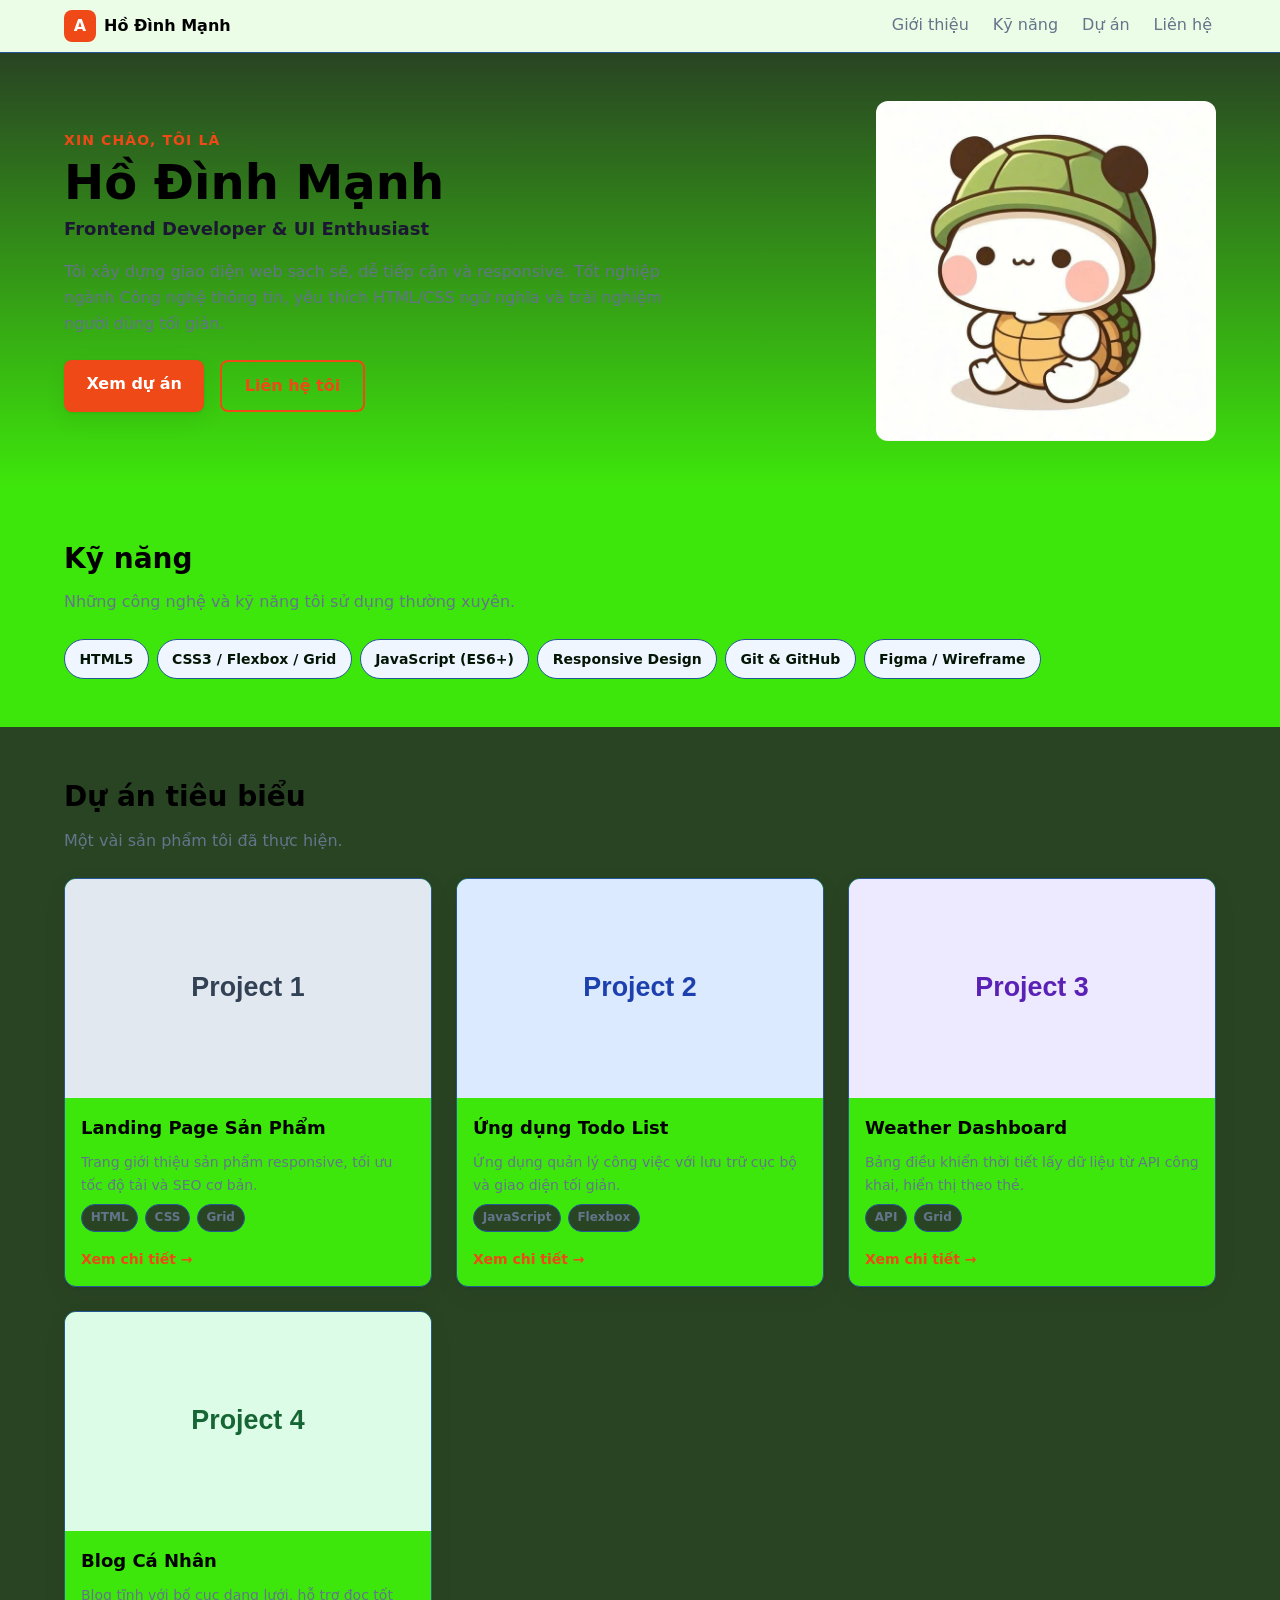
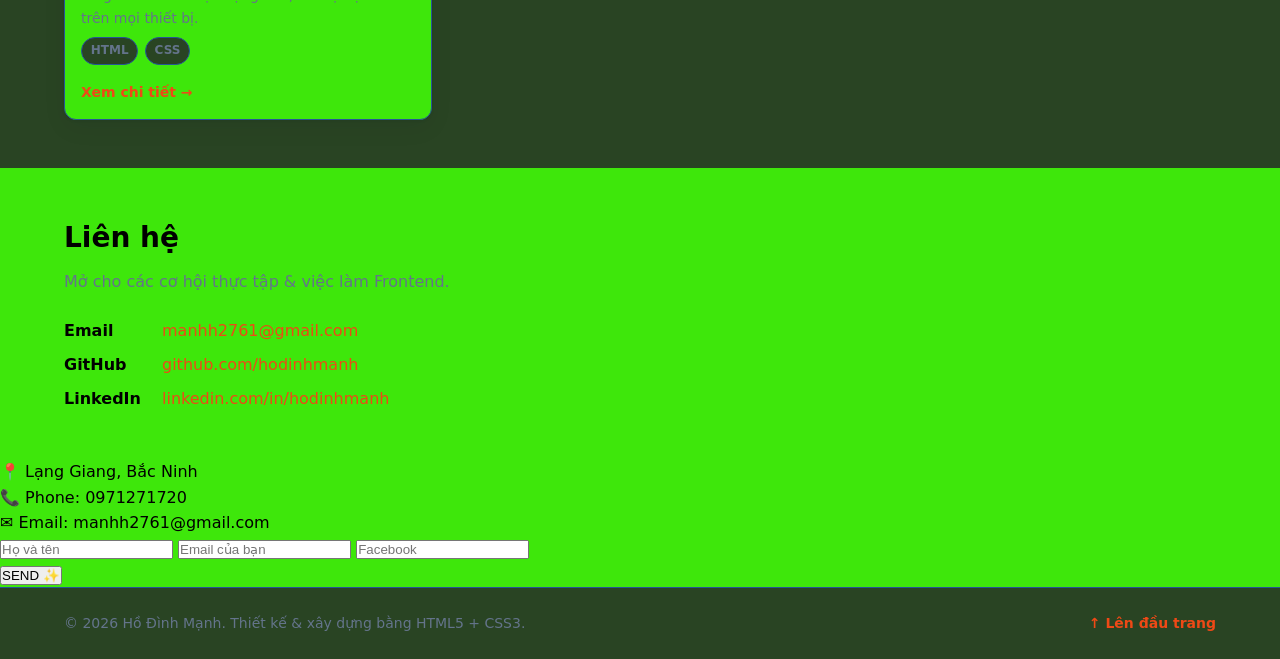
<file: index.html>
<!DOCTYPE html>
<!-- lang="vi" khai báo ngôn ngữ trang → hỗ trợ screen reader & SEO -->
<html lang="vi">

<head>
  <!-- ========== METADATA BẮT BUỘC ========== -->
  <meta charset="UTF-8" />
  <!-- viewport: nền tảng của responsive mobile-first, khóa tỉ lệ 1:1 với thiết bị -->
  <meta name="viewport" content="width=device-width, initial-scale=1.0" />
  <meta name="description" content="Portfolio CV của Hồ Đình Mạnh – Frontend Developer. Dự án, kỹ năng và thông tin liên hệ." />
  <meta name="author" content="Hồ Đình Mạnh" />
  <title>Hồ Đình Mạnh · Frontend Developer</title>

  <!-- Liên kết tới file CSS tách rời (yêu cầu của bài) -->
 <link rel="stylesheet" href="assets/css/styles.css" />

<body>

  <!-- ========================================================== -->
  <!-- HEADER: nhận diện + điều hướng chính                        -->
  <!-- ========================================================== -->
  <header class="site-header">
    <div class="container header-inner">
      <!-- Thương hiệu cá nhân -->
      <a class="brand" href="#top" aria-label="Về đầu trang">
        <span class="brand-mark" aria-hidden="true">A</span>
        <span class="brand-name">Hồ Đình Mạnh</span>
      </a>

      <!-- NAV dùng Flexbox (xem styles.css) -->
      <nav class="main-nav" aria-label="Điều hướng chính">
        <ul class="nav-list">
          <li><a href="#about">Giới thiệu</a></li>
          <li><a href="#skills">Kỹ năng</a></li>
          <li><a href="#projects">Dự án</a></li>
          <li><a href="#contact">Liên hệ</a></li>
        </ul>
      </nav>
    </div>
  </header>

  <!-- ========================================================== -->
  <!-- MAIN: toàn bộ nội dung chính của trang                      -->
  <!-- ========================================================== -->
  <main id="top">
    <!-- ----- SECTION: Giới thiệu / Hero ----- -->
    <section id="about" class="hero">
      <div class="container hero-inner">
        <div class="hero-text">
          <p class="eyebrow">Xin chào, tôi là</p>
          <h1 class="hero-title">Hồ Đình Mạnh</h1>
          <p class="hero-role">Frontend Developer &amp; UI Enthusiast</p>
          <p class="hero-desc">
            Tôi xây dựng giao diện web sạch sẽ, dễ tiếp cận và responsive.
            Tốt nghiệp ngành Công nghệ thông tin, yêu thích HTML/CSS ngữ nghĩa
            và trải nghiệm người dùng tối giản.
          </p>
          <div class="hero-actions">
            <a class="btn btn-primary" href="#projects">Xem dự án</a>
            <a class="btn btn-outline" href="#contact">Liên hệ tôi</a>
          </div>
        </div>

        <!-- Ảnh đại diện: dùng placeholder, thay bằng ảnh thật của bạn -->
        <figure class="hero-avatar">
          <img
            src="./assets/img/addmin.jpg"
            alt="Ảnh đại diện của Hồ Đình Mạnh"
            width="320" height="320" />
        </figure>
      </div>
    </section>

    <!-- ----- SECTION: Kỹ năng ----- -->
    <section id="skills" class="section">
      <div class="container">
        <h2 class="section-title">Kỹ năng</h2>
        <p class="section-sub">Những công nghệ và kỹ năng tôi sử dụng thường xuyên.</p>

        <ul class="skill-grid">
          <li class="skill-chip">HTML5</li>
          <li class="skill-chip">CSS3 / Flexbox / Grid</li>
          <li class="skill-chip">JavaScript (ES6+)</li>
          <li class="skill-chip">Responsive Design</li>
          <li class="skill-chip">Git &amp; GitHub</li>
          <li class="skill-chip">Figma / Wireframe</li>
        </ul>
      </div>
    </section>

    <!-- ----- SECTION: Dự án (danh sách thẻ dùng CSS Grid) ----- -->
    <section id="projects" class="section section-muted">
      <div class="container">
        <h2 class="section-title">Dự án tiêu biểu</h2>
        <p class="section-sub">Một vài sản phẩm tôi đã thực hiện.</p>

        <!-- .project-grid dùng CSS Grid (xem styles.css) -->
        <div class="project-grid">

          <!-- Mỗi thẻ là một <article> độc lập, có thể đứng riêng -->
          <article class="card">
            <img class="card-media"
              src="data:image/svg+xml,%3Csvg%20xmlns%3D%27http%3A//www.w3.org/2000/svg%27%20width%3D%27600%27%20height%3D%27360%27%20viewBox%3D%270%200%20600%20360%27%3E%3Crect%20width%3D%27100%25%27%20height%3D%27100%25%27%20fill%3D%27%23e2e8f0%27/%3E%3Ctext%20x%3D%2750%25%27%20y%3D%2750%25%27%20font-family%3D%27Segoe%20UI%2C%20Arial%2C%20sans-serif%27%20font-size%3D%2744%27%20font-weight%3D%27700%27%20fill%3D%27%23334155%27%20text-anchor%3D%27middle%27%20dominant-baseline%3D%27middle%27%3EProject%201%3C/text%3E%3C/svg%3E"
              alt="Ảnh minh họa dự án Landing Page" width="600" height="360" />
            <div class="card-body">
              <h3 class="card-title">Landing Page Sản Phẩm</h3>
              <p class="card-desc">
                Trang giới thiệu sản phẩm responsive, tối ưu tốc độ tải và SEO cơ bản.
              </p>
              <ul class="tag-list">
                <li>HTML</li>
                <li>CSS</li>
                <li>Grid</li>
              </ul>
              <a class="card-link" href="#">Xem chi tiết →</a>
            </div>
          </article>

          <article class="card">
            <img class="card-media"
              src="data:image/svg+xml,%3Csvg%20xmlns%3D%27http%3A//www.w3.org/2000/svg%27%20width%3D%27600%27%20height%3D%27360%27%20viewBox%3D%270%200%20600%20360%27%3E%3Crect%20width%3D%27100%25%27%20height%3D%27100%25%27%20fill%3D%27%23dbeafe%27/%3E%3Ctext%20x%3D%2750%25%27%20y%3D%2750%25%27%20font-family%3D%27Segoe%20UI%2C%20Arial%2C%20sans-serif%27%20font-size%3D%2744%27%20font-weight%3D%27700%27%20fill%3D%27%231e40af%27%20text-anchor%3D%27middle%27%20dominant-baseline%3D%27middle%27%3EProject%202%3C/text%3E%3C/svg%3E"
              alt="Ảnh minh họa dự án Todo App" width="600" height="360" />
            <div class="card-body">
              <h3 class="card-title">Ứng dụng Todo List</h3>
              <p class="card-desc">
                Ứng dụng quản lý công việc với lưu trữ cục bộ và giao diện tối giản.
              </p>
              <ul class="tag-list">
                <li>JavaScript</li>
                <li>Flexbox</li>
              </ul>
              <a class="card-link" href="#">Xem chi tiết →</a>
            </div>
          </article>

          <article class="card">
            <img class="card-media"
              src="data:image/svg+xml,%3Csvg%20xmlns%3D%27http%3A//www.w3.org/2000/svg%27%20width%3D%27600%27%20height%3D%27360%27%20viewBox%3D%270%200%20600%20360%27%3E%3Crect%20width%3D%27100%25%27%20height%3D%27100%25%27%20fill%3D%27%23ede9fe%27/%3E%3Ctext%20x%3D%2750%25%27%20y%3D%2750%25%27%20font-family%3D%27Segoe%20UI%2C%20Arial%2C%20sans-serif%27%20font-size%3D%2744%27%20font-weight%3D%27700%27%20fill%3D%27%235b21b6%27%20text-anchor%3D%27middle%27%20dominant-baseline%3D%27middle%27%3EProject%203%3C/text%3E%3C/svg%3E"
              alt="Ảnh minh họa dự án Weather Dashboard" width="600" height="360" />
            <div class="card-body">
              <h3 class="card-title">Weather Dashboard</h3>
              <p class="card-desc">
                Bảng điều khiển thời tiết lấy dữ liệu từ API công khai, hiển thị theo thẻ.
              </p>
              <ul class="tag-list">
                <li>API</li>
                <li>Grid</li>
              </ul>
              <a class="card-link" href="#">Xem chi tiết →</a>
            </div>
          </article>

          <article class="card">
            <img class="card-media"
              src="data:image/svg+xml,%3Csvg%20xmlns%3D%27http%3A//www.w3.org/2000/svg%27%20width%3D%27600%27%20height%3D%27360%27%20viewBox%3D%270%200%20600%20360%27%3E%3Crect%20width%3D%27100%25%27%20height%3D%27100%25%27%20fill%3D%27%23dcfce7%27/%3E%3Ctext%20x%3D%2750%25%27%20y%3D%2750%25%27%20font-family%3D%27Segoe%20UI%2C%20Arial%2C%20sans-serif%27%20font-size%3D%2744%27%20font-weight%3D%27700%27%20fill%3D%27%23166534%27%20text-anchor%3D%27middle%27%20dominant-baseline%3D%27middle%27%3EProject%204%3C/text%3E%3C/svg%3E"
              alt="Ảnh minh họa dự án Blog cá nhân" width="600" height="360" />
            <div class="card-body">
              <h3 class="card-title">Blog Cá Nhân</h3>
              <p class="card-desc">
                Blog tĩnh với bố cục dạng lưới, hỗ trợ đọc tốt trên mọi thiết bị.
              </p>
              <ul class="tag-list">
                <li>HTML</li>
                <li>CSS</li>
              </ul>
              <a class="card-link" href="#">Xem chi tiết →</a>
            </div>
          </article>

        </div><!-- /.project-grid -->
      </div>
    </section>

    <!-- ----- SECTION: Liên hệ ----- -->
    <section id="contact" class="section">
      <div class="container contact-inner">
        <h2 class="section-title">Liên hệ</h2>
        <p class="section-sub">Mở cho các cơ hội thực tập &amp; việc làm Frontend.</p>

        <ul class="contact-list">
          <li><span class="contact-label">Email</span> <a href="mailto:an.manhh2761@gmail.com">manhh2761@gmail.com</a></li>
          <li><span class="contact-label">GitHub</span> <a href="#">github.com/hodinhmanh</a></li>
          <li><span class="contact-label">LinkedIn</span> <a href="#">linkedin.com/in/hodinhmanh</a></li>
        </ul>
      </div>
    </section>
 <!-- CONTACT DETAILS -->
<div class="contact-bottom">

    <div class="contact-address">
        <p>📍 Lạng Giang, Bắc Ninh</p>
        <p>📞 Phone: 0971271720</p>
        <p>✉️ Email: manhh2761@gmail.com</p>
    </div>

    <div class="contact-from">

        <div class="input-row">

            <input
                type="text"
                placeholder="Họ và tên"
            >

            <input
                type="email"
                placeholder="Email của bạn"
            >

            <input
                class="message-input"
                type="text"
                placeholder="Facebook"
            >

        </div>

        <div class="send-area">
            <button type="submit">
                SEND ✨
            </button>
        </div>

    </div>

</div>
  </main>

  <!-- ========================================================== -->
  <!-- FOOTER                                                      -->
  <!-- ========================================================== -->
  <footer class="site-footer">
    <div class="container footer-inner">
      <p>© 2026 Hồ Đình Mạnh. Thiết kế &amp; xây dựng bằng HTML5 + CSS3.</p>
      <a href="#top" class="to-top">↑ Lên đầu trang</a>
    </div>
  </footer>

</body>

</html>
</file>
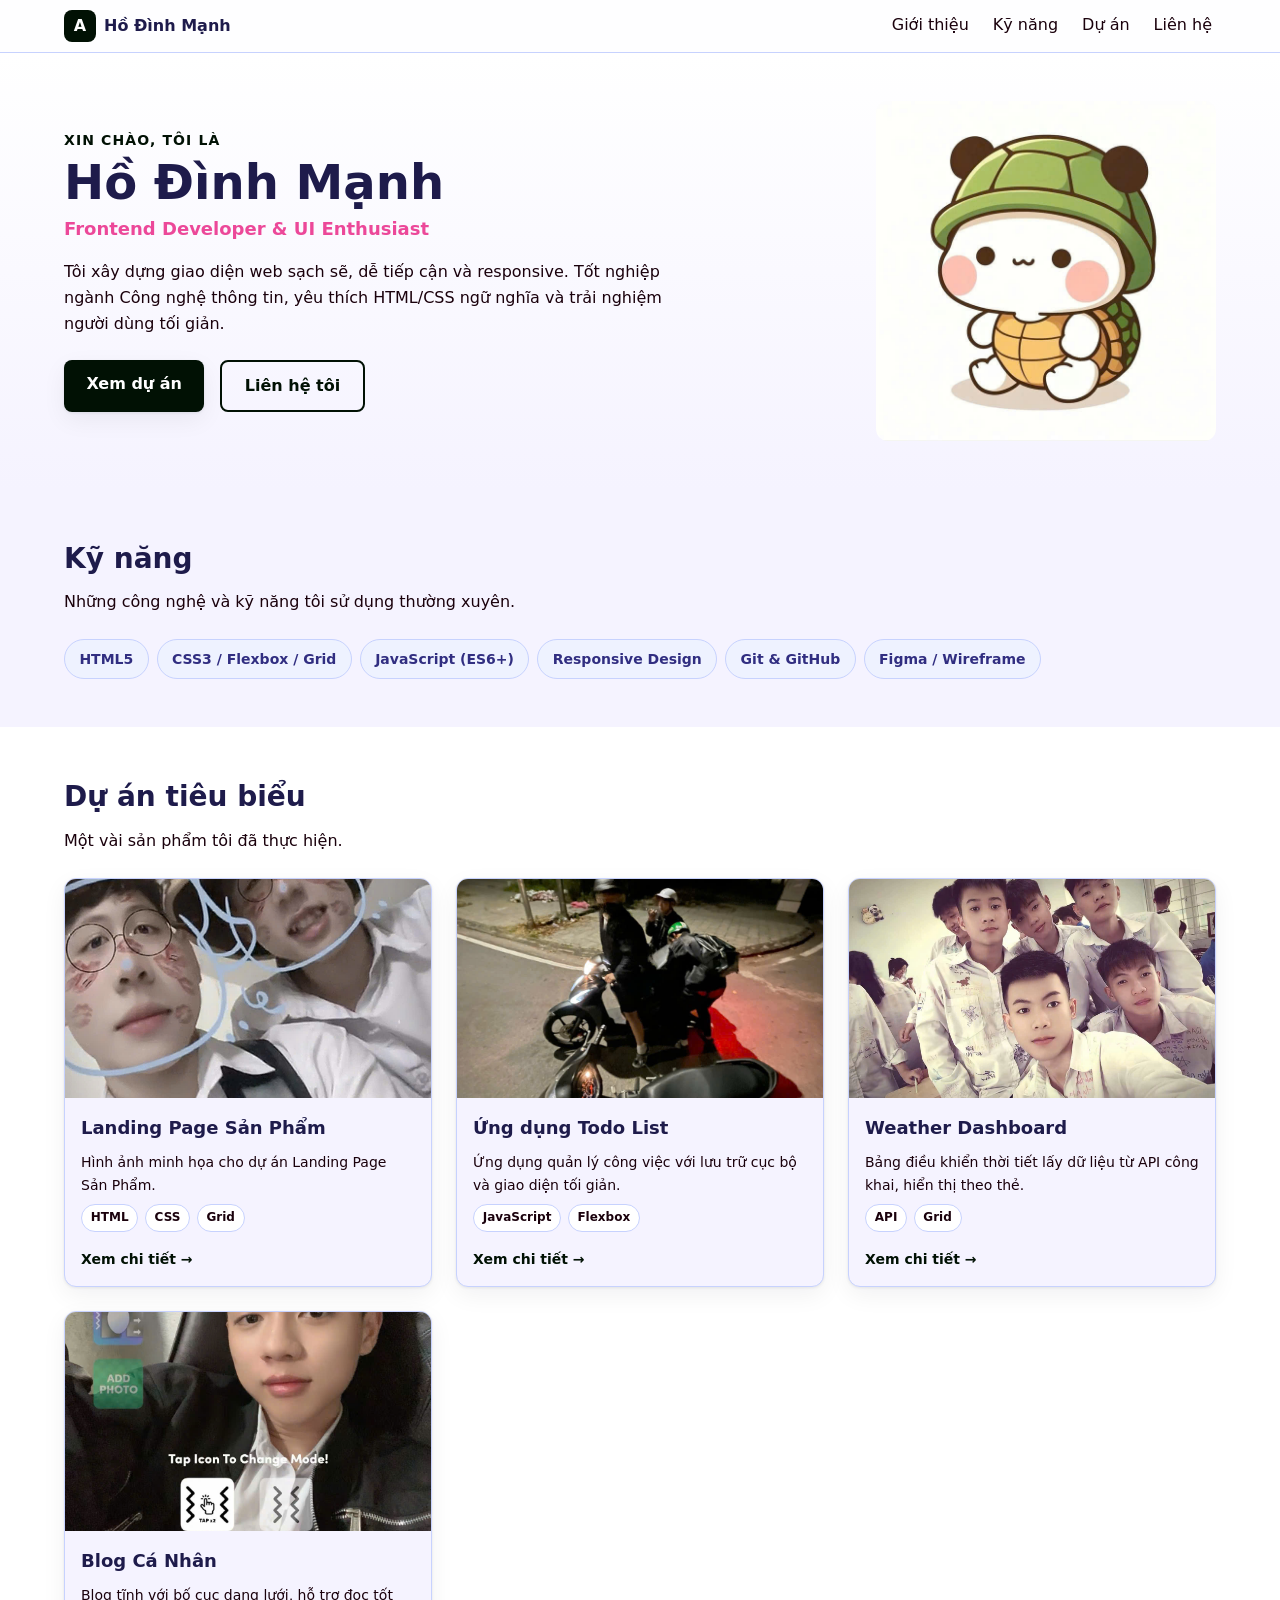
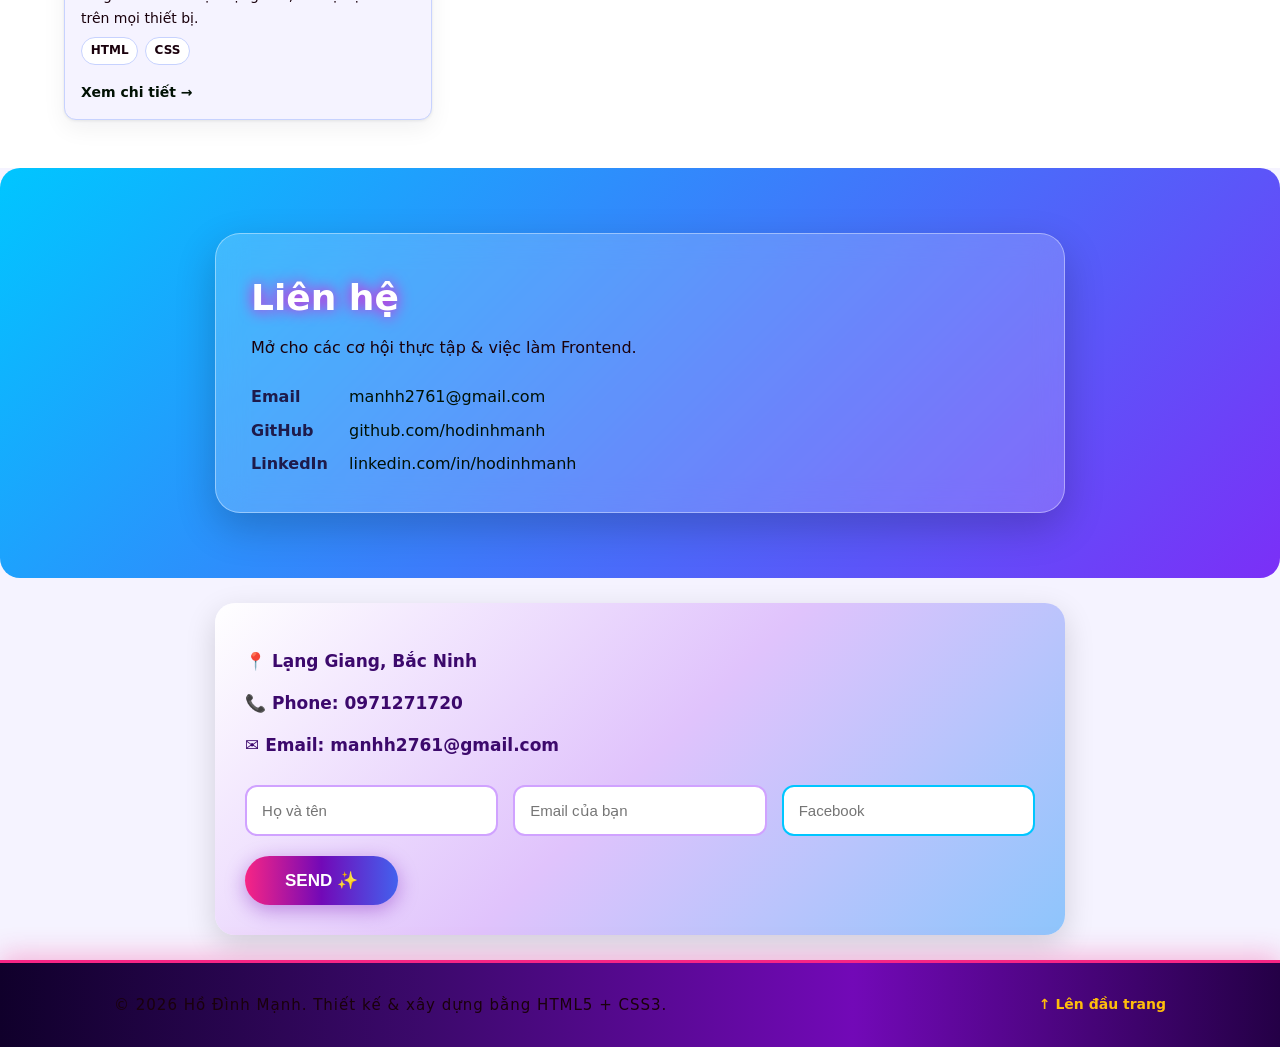
<file: KT A2.1/index.html>
<!DOCTYPE html>
<!-- lang="vi" khai báo ngôn ngữ trang → hỗ trợ screen reader & SEO -->
<html lang="vi">

<head>
  <!-- ========== METADATA BẮT BUỘC ========== -->
  <meta charset="UTF-8" />
  <!-- viewport: nền tảng của responsive mobile-first, khóa tỉ lệ 1:1 với thiết bị -->
  <meta name="viewport" content="width=device-width, initial-scale=1.0" />
  <meta name="description" content="Portfolio CV của Hồ Đình Mạnh – Frontend Developer. Dự án, kỹ năng và thông tin liên hệ." />
  <meta name="author" content="Hồ Đình Mạnh" />
  <title>Hồ Đình Mạnh · Frontend Developer</title>

  <!-- Liên kết tới file CSS tách rời (yêu cầu của bài) -->
  <link rel="stylesheet" href="assets/css/styles.css" />
</head>

<body>

  <!-- ========================================================== -->
  <!-- HEADER: nhận diện + điều hướng chính                        -->
  <!-- ========================================================== -->
  <header class="site-header">
    <div class="container header-inner">
      <!-- Thương hiệu cá nhân -->
      <a class="brand" href="#top" aria-label="Về đầu trang">
        <span class="brand-mark" aria-hidden="true">A</span>
        <span class="brand-name">Hồ Đình Mạnh</span>
      </a>

      <!-- NAV dùng Flexbox (xem styles.css) -->
      <nav class="main-nav" aria-label="Điều hướng chính">
        <ul class="nav-list">
          <li><a href="#about">Giới thiệu</a></li>
          <li><a href="#skills">Kỹ năng</a></li>
          <li><a href="#projects">Dự án</a></li>
          <li><a href="#contact">Liên hệ</a></li>
        </ul>
      </nav>
    </div>
  </header>

  <!-- ========================================================== -->
  <!-- MAIN: toàn bộ nội dung chính của trang                      -->
  <!-- ========================================================== -->
  <main id="top">
    <!-- ----- SECTION: Giới thiệu / Hero ----- -->
    <section id="about" class="hero">
      <div class="container hero-inner">
        <div class="hero-text">
          <p class="eyebrow">Xin chào, tôi là</p>
          <h1 class="hero-title">Hồ Đình Mạnh</h1>
          <p class="hero-role">Frontend Developer &amp; UI Enthusiast</p>
          <p class="hero-desc">
            Tôi xây dựng giao diện web sạch sẽ, dễ tiếp cận và responsive.
            Tốt nghiệp ngành Công nghệ thông tin, yêu thích HTML/CSS ngữ nghĩa
            và trải nghiệm người dùng tối giản.
          </p>
          <div class="hero-actions">
            <a class="btn btn-primary" href="#projects">Xem dự án</a>
            <a class="btn btn-outline" href="#contact">Liên hệ tôi</a>
          </div>
        </div>

        <!-- Ảnh đại diện: dùng placeholder, thay bằng ảnh thật của bạn -->
        <figure class="hero-avatar">
          <img
            src="./assets/img/addmin.jpg"
            alt="Ảnh đại diện của Hồ Đình Mạnh"
            width="320" height="320" />
        </figure>
      </div>
    </section>

    <!-- ----- SECTION: Kỹ năng ----- -->
    <section id="skills" class="section">
      <div class="container">
        <h2 class="section-title">Kỹ năng</h2>
        <p class="section-sub">Những công nghệ và kỹ năng tôi sử dụng thường xuyên.</p>

        <ul class="skill-grid">
          <li class="skill-chip">HTML5</li>
          <li class="skill-chip">CSS3 / Flexbox / Grid</li>
          <li class="skill-chip">JavaScript (ES6+)</li>
          <li class="skill-chip">Responsive Design</li>
          <li class="skill-chip">Git &amp; GitHub</li>
          <li class="skill-chip">Figma / Wireframe</li>
        </ul>
      </div>
    </section>

    <!-- ----- SECTION: Dự án (danh sách thẻ dùng CSS Grid) ----- -->
    <section id="projects" class="section section-muted">
      <div class="container">
        <h2 class="section-title">Dự án tiêu biểu</h2>
        <p class="section-sub">Một vài sản phẩm tôi đã thực hiện.</p>

        <!-- .project-grid dùng CSS Grid (xem styles.css) -->
        <div class="project-grid">

          <!-- Mỗi thẻ là một <article> độc lập, có thể đứng riêng -->
          <article class="card">
            <img class="card-media"
              src="./assets/img/1793694408544_695356878476750894_8598092022578625242_4ed97131a1b728118d87cf0364ccb5cb.jpg"
              alt="Ảnh minh họa dự án Landing Page" width="600" height="360" />
            <div class="card-body">
              <h3 class="card-title">Landing Page Sản Phẩm</h3>
              <p class="card-desc">
                Hình ảnh minh họa cho dự án Landing Page Sản Phẩm.
              </p>
              <ul class="tag-list">
                <li>HTML</li>
                <li>CSS</li>
                <li>Grid</li>
              </ul>
              <a class="card-link" href="#">Xem chi tiết →</a>
            </div>
          </article>

          <article class="card">
            <img class="card-media"
              src="./assets/img/1793694408598_695356878476750894_8598092022578625242_72f253ad31ce4f5a48e862103a36cb20.jpg"
              alt="Ảnh minh họa dự án Todo App" width="600" height="360" />
            <div class="card-body">
              <h3 class="card-title">Ứng dụng Todo List</h3>
              <p class="card-desc">
                Ứng dụng quản lý công việc với lưu trữ cục bộ và giao diện tối giản.
              </p>
              <ul class="tag-list">
                <li>JavaScript</li>
                <li>Flexbox</li>
              </ul>
              <a class="card-link" href="#">Xem chi tiết →</a>
            </div>
          </article>

          <article class="card">
            <img class="card-media"
              src="./assets/img/1793694408639_695356878476750894_8598092022578625242_42063aea6bfc99d3dcfea91ce2d6181e.jpg"
              alt="Ảnh minh họa dự án Weather Dashboard" width="600" height="360" />
            <div class="card-body">
              <h3 class="card-title">Weather Dashboard</h3>
              <p class="card-desc">
                Bảng điều khiển thời tiết lấy dữ liệu từ API công khai, hiển thị theo thẻ.
              </p>
              <ul class="tag-list">
                <li>API</li>
                <li>Grid</li>
              </ul>
              <a class="card-link" href="#">Xem chi tiết →</a>
            </div>
          </article>

          <article class="card">
            <img class="card-media"
              src="./assets/img/1793694408662_695356878476750894_8598092022578625242_e2fc43453e989482c24299956e51186e.jpg"
              alt="Ảnh minh họa dự án Blog cá nhân" width="600" height="360" />
            <div class="card-body">
              <h3 class="card-title">Blog Cá Nhân</h3>
              <p class="card-desc">
                Blog tĩnh với bố cục dạng lưới, hỗ trợ đọc tốt trên mọi thiết bị.
              </p>
              <ul class="tag-list">
                <li>HTML</li>
                <li>CSS</li>
              </ul>
              <a class="card-link" href="#">Xem chi tiết →</a>
            </div>
          </article>

        </div><!-- /.project-grid -->
      </div>
    </section>

    <!-- ----- SECTION: Liên hệ ----- -->
    <section id="contact" class="section">
      <div class="container contact-inner">
        <h2 class="section-title">Liên hệ</h2>
        <p class="section-sub">Mở cho các cơ hội thực tập &amp; việc làm Frontend.</p>

        <ul class="contact-list">
          <li><span class="contact-label">Email</span> <a href="mailto:an.manhh2761@gmail.com">manhh2761@gmail.com</a></li>
          <li><span class="contact-label">GitHub</span> <a href="#">github.com/hodinhmanh</a></li>
          <li><span class="contact-label">LinkedIn</span> <a href="#">linkedin.com/in/hodinhmanh</a></li>
        </ul>
      </div>
    </section>
    <!-- CONTACT DETAILS -->
<div class="contact-bottom">

    <div class="contact-address">
        <p>📍 Lạng Giang, Bắc Ninh</p>
        <p>📞 Phone: 0971271720</p>
        <p>✉️ Email: manhh2761@gmail.com</p>
    </div>

    <div class="contact-from">

        <div class="input-row">

            <input
                type="text"
                placeholder="Họ và tên"
            >

            <input
                type="email"
                placeholder="Email của bạn"
            >

            <input
                class="message-input"
                type="text"
                placeholder="Facebook"
            >

        </div>

        <div class="send-area">
            <button type="submit">
                SEND ✨
            </button>
        </div>

    </div>

</div>
  </main>
  


  <!-- ========================================================== -->
  <!-- FOOTER                                                      -->
  <!-- ========================================================== -->
  <footer class="site-footer">
    <div class="container footer-inner">
      <p>© 2026 Hồ Đình Mạnh. Thiết kế &amp; xây dựng bằng HTML5 + CSS3.</p>
      <a href="#top" class="to-top">↑ Lên đầu trang</a>
    </div>
  </footer>

</body>

</html>
</file>
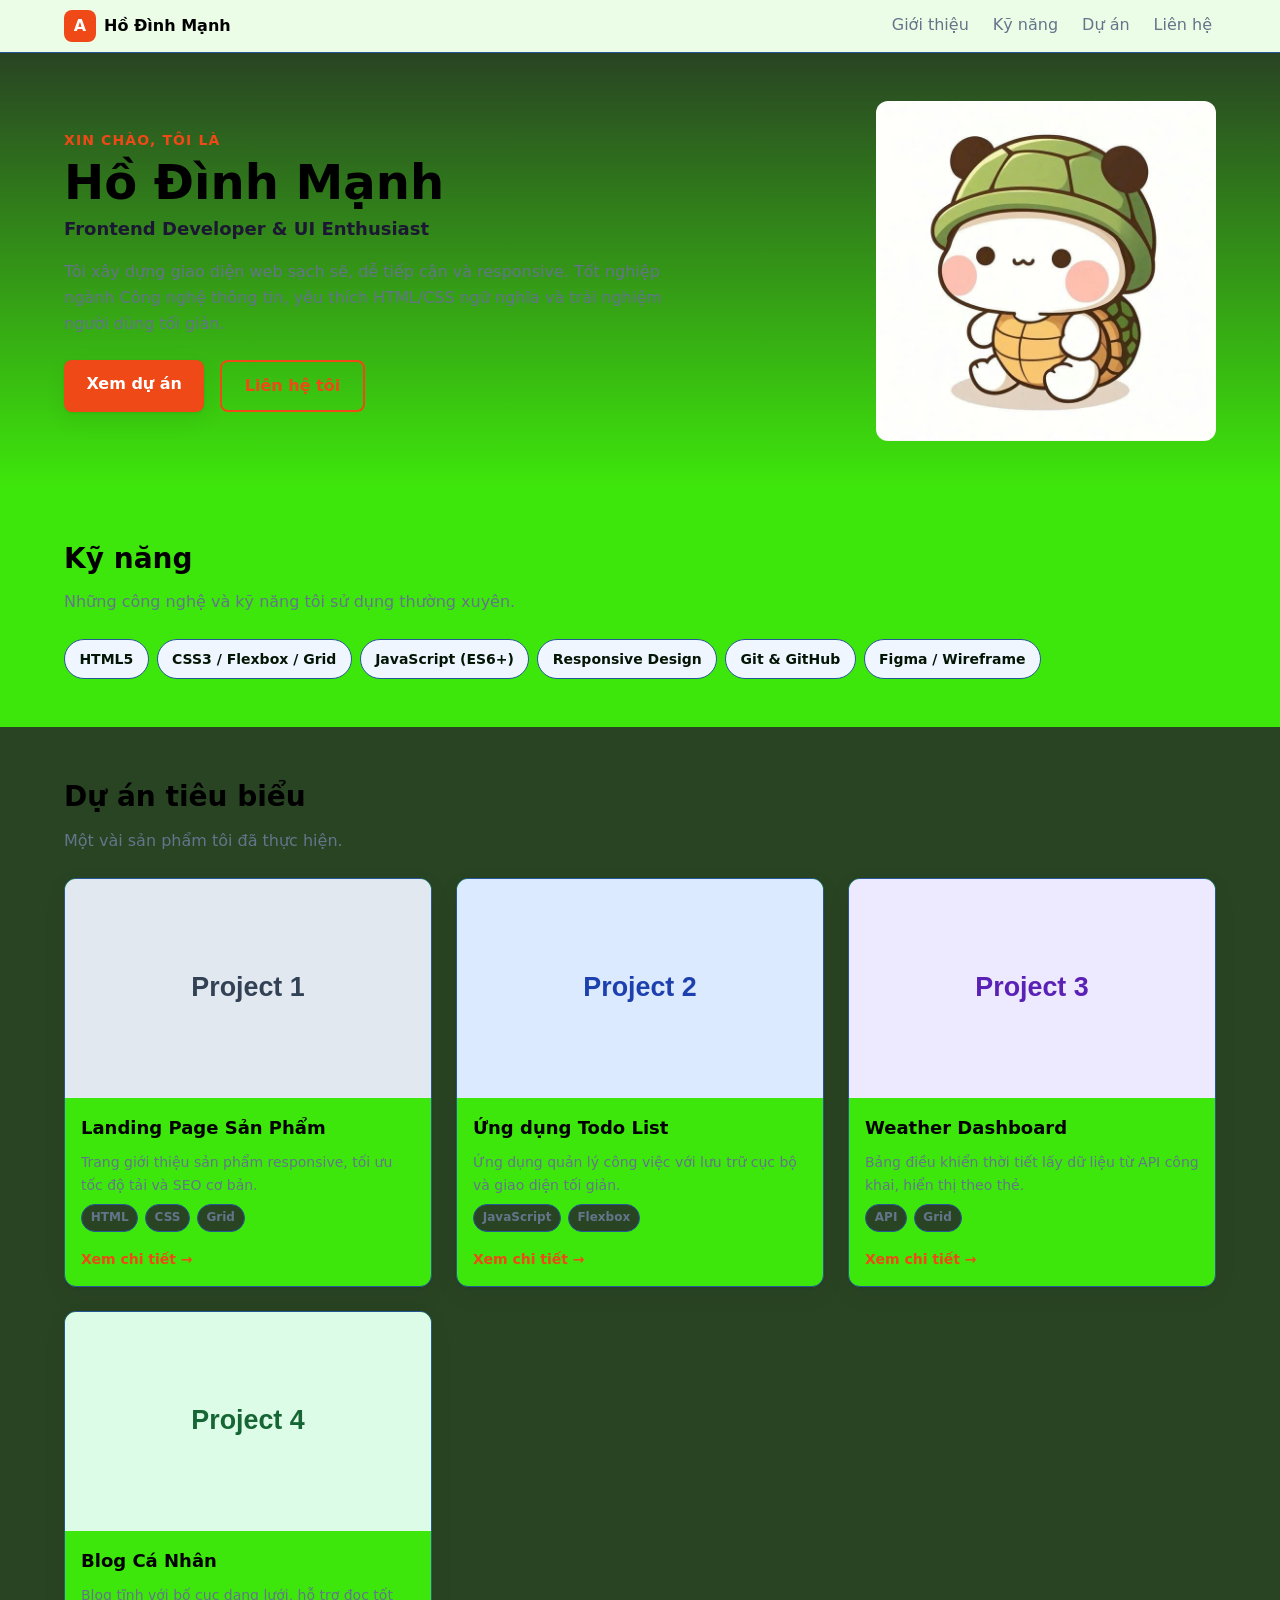
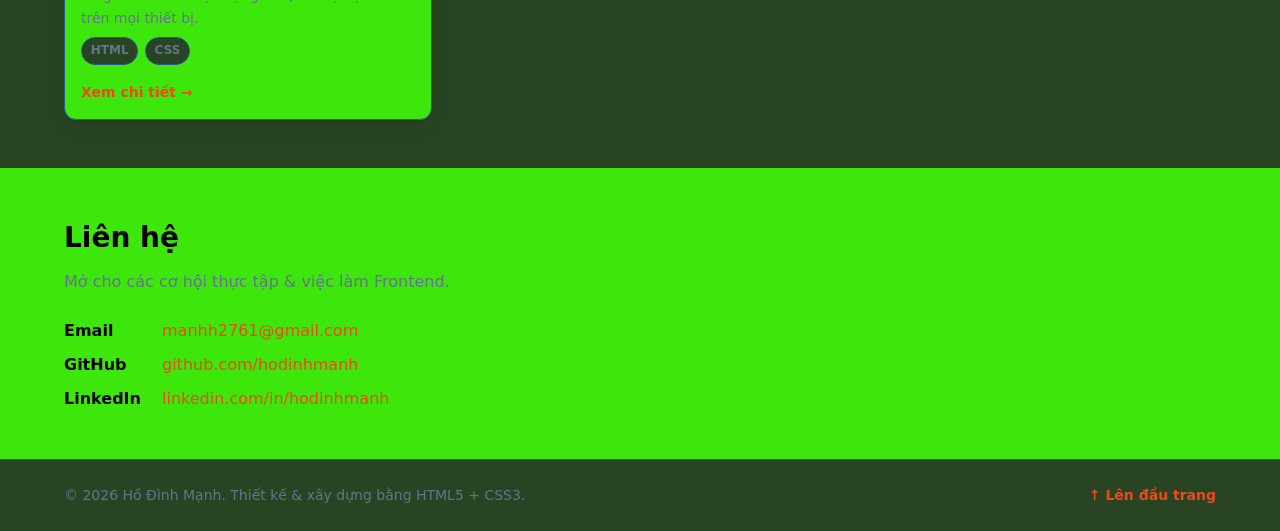
<file: KT A2.1/KT A2.1/index.html>
<!DOCTYPE html>
<!-- lang="vi" khai báo ngôn ngữ trang → hỗ trợ screen reader & SEO -->
<html lang="vi">

<head>
  <!-- ========== METADATA BẮT BUỘC ========== -->
  <meta charset="UTF-8" />
  <!-- viewport: nền tảng của responsive mobile-first, khóa tỉ lệ 1:1 với thiết bị -->
  <meta name="viewport" content="width=device-width, initial-scale=1.0" />
  <meta name="description" content="Portfolio CV của Hồ Đình Mạnh – Frontend Developer. Dự án, kỹ năng và thông tin liên hệ." />
  <meta name="author" content="Hồ Đình Mạnh" />
  <title>Hồ Đình Mạnh · Frontend Developer</title>

  <!-- Liên kết tới file CSS tách rời (yêu cầu của bài) -->
  <link rel="stylesheet" href="assets/css/styles.css" />
</head>

<body>

  <!-- ========================================================== -->
  <!-- HEADER: nhận diện + điều hướng chính                        -->
  <!-- ========================================================== -->
  <header class="site-header">
    <div class="container header-inner">
      <!-- Thương hiệu cá nhân -->
      <a class="brand" href="#top" aria-label="Về đầu trang">
        <span class="brand-mark" aria-hidden="true">A</span>
        <span class="brand-name">Hồ Đình Mạnh</span>
      </a>

      <!-- NAV dùng Flexbox (xem styles.css) -->
      <nav class="main-nav" aria-label="Điều hướng chính">
        <ul class="nav-list">
          <li><a href="#about">Giới thiệu</a></li>
          <li><a href="#skills">Kỹ năng</a></li>
          <li><a href="#projects">Dự án</a></li>
          <li><a href="#contact">Liên hệ</a></li>
        </ul>
      </nav>
    </div>
  </header>

  <!-- ========================================================== -->
  <!-- MAIN: toàn bộ nội dung chính của trang                      -->
  <!-- ========================================================== -->
  <main id="top">
    <!-- ----- SECTION: Giới thiệu / Hero ----- -->
    <section id="about" class="hero">
      <div class="container hero-inner">
        <div class="hero-text">
          <p class="eyebrow">Xin chào, tôi là</p>
          <h1 class="hero-title">Hồ Đình Mạnh</h1>
          <p class="hero-role">Frontend Developer &amp; UI Enthusiast</p>
          <p class="hero-desc">
            Tôi xây dựng giao diện web sạch sẽ, dễ tiếp cận và responsive.
            Tốt nghiệp ngành Công nghệ thông tin, yêu thích HTML/CSS ngữ nghĩa
            và trải nghiệm người dùng tối giản.
          </p>
          <div class="hero-actions">
            <a class="btn btn-primary" href="#projects">Xem dự án</a>
            <a class="btn btn-outline" href="#contact">Liên hệ tôi</a>
          </div>
        </div>

        <!-- Ảnh đại diện: dùng placeholder, thay bằng ảnh thật của bạn -->
        <figure class="hero-avatar">
          <img
            src="./assets/img/addmin.jpg"
            alt="Ảnh đại diện của Hồ Đình Mạnh"
            width="320" height="320" />
        </figure>
      </div>
    </section>

    <!-- ----- SECTION: Kỹ năng ----- -->
    <section id="skills" class="section">
      <div class="container">
        <h2 class="section-title">Kỹ năng</h2>
        <p class="section-sub">Những công nghệ và kỹ năng tôi sử dụng thường xuyên.</p>

        <ul class="skill-grid">
          <li class="skill-chip">HTML5</li>
          <li class="skill-chip">CSS3 / Flexbox / Grid</li>
          <li class="skill-chip">JavaScript (ES6+)</li>
          <li class="skill-chip">Responsive Design</li>
          <li class="skill-chip">Git &amp; GitHub</li>
          <li class="skill-chip">Figma / Wireframe</li>
        </ul>
      </div>
    </section>

    <!-- ----- SECTION: Dự án (danh sách thẻ dùng CSS Grid) ----- -->
    <section id="projects" class="section section-muted">
      <div class="container">
        <h2 class="section-title">Dự án tiêu biểu</h2>
        <p class="section-sub">Một vài sản phẩm tôi đã thực hiện.</p>

        <!-- .project-grid dùng CSS Grid (xem styles.css) -->
        <div class="project-grid">

          <!-- Mỗi thẻ là một <article> độc lập, có thể đứng riêng -->
          <article class="card">
            <img class="card-media"
              src="data:image/svg+xml,%3Csvg%20xmlns%3D%27http%3A//www.w3.org/2000/svg%27%20width%3D%27600%27%20height%3D%27360%27%20viewBox%3D%270%200%20600%20360%27%3E%3Crect%20width%3D%27100%25%27%20height%3D%27100%25%27%20fill%3D%27%23e2e8f0%27/%3E%3Ctext%20x%3D%2750%25%27%20y%3D%2750%25%27%20font-family%3D%27Segoe%20UI%2C%20Arial%2C%20sans-serif%27%20font-size%3D%2744%27%20font-weight%3D%27700%27%20fill%3D%27%23334155%27%20text-anchor%3D%27middle%27%20dominant-baseline%3D%27middle%27%3EProject%201%3C/text%3E%3C/svg%3E"
              alt="Ảnh minh họa dự án Landing Page" width="600" height="360" />
            <div class="card-body">
              <h3 class="card-title">Landing Page Sản Phẩm</h3>
              <p class="card-desc">
                Trang giới thiệu sản phẩm responsive, tối ưu tốc độ tải và SEO cơ bản.
              </p>
              <ul class="tag-list">
                <li>HTML</li>
                <li>CSS</li>
                <li>Grid</li>
              </ul>
              <a class="card-link" href="#">Xem chi tiết →</a>
            </div>
          </article>

          <article class="card">
            <img class="card-media"
              src="data:image/svg+xml,%3Csvg%20xmlns%3D%27http%3A//www.w3.org/2000/svg%27%20width%3D%27600%27%20height%3D%27360%27%20viewBox%3D%270%200%20600%20360%27%3E%3Crect%20width%3D%27100%25%27%20height%3D%27100%25%27%20fill%3D%27%23dbeafe%27/%3E%3Ctext%20x%3D%2750%25%27%20y%3D%2750%25%27%20font-family%3D%27Segoe%20UI%2C%20Arial%2C%20sans-serif%27%20font-size%3D%2744%27%20font-weight%3D%27700%27%20fill%3D%27%231e40af%27%20text-anchor%3D%27middle%27%20dominant-baseline%3D%27middle%27%3EProject%202%3C/text%3E%3C/svg%3E"
              alt="Ảnh minh họa dự án Todo App" width="600" height="360" />
            <div class="card-body">
              <h3 class="card-title">Ứng dụng Todo List</h3>
              <p class="card-desc">
                Ứng dụng quản lý công việc với lưu trữ cục bộ và giao diện tối giản.
              </p>
              <ul class="tag-list">
                <li>JavaScript</li>
                <li>Flexbox</li>
              </ul>
              <a class="card-link" href="#">Xem chi tiết →</a>
            </div>
          </article>

          <article class="card">
            <img class="card-media"
              src="data:image/svg+xml,%3Csvg%20xmlns%3D%27http%3A//www.w3.org/2000/svg%27%20width%3D%27600%27%20height%3D%27360%27%20viewBox%3D%270%200%20600%20360%27%3E%3Crect%20width%3D%27100%25%27%20height%3D%27100%25%27%20fill%3D%27%23ede9fe%27/%3E%3Ctext%20x%3D%2750%25%27%20y%3D%2750%25%27%20font-family%3D%27Segoe%20UI%2C%20Arial%2C%20sans-serif%27%20font-size%3D%2744%27%20font-weight%3D%27700%27%20fill%3D%27%235b21b6%27%20text-anchor%3D%27middle%27%20dominant-baseline%3D%27middle%27%3EProject%203%3C/text%3E%3C/svg%3E"
              alt="Ảnh minh họa dự án Weather Dashboard" width="600" height="360" />
            <div class="card-body">
              <h3 class="card-title">Weather Dashboard</h3>
              <p class="card-desc">
                Bảng điều khiển thời tiết lấy dữ liệu từ API công khai, hiển thị theo thẻ.
              </p>
              <ul class="tag-list">
                <li>API</li>
                <li>Grid</li>
              </ul>
              <a class="card-link" href="#">Xem chi tiết →</a>
            </div>
          </article>

          <article class="card">
            <img class="card-media"
              src="data:image/svg+xml,%3Csvg%20xmlns%3D%27http%3A//www.w3.org/2000/svg%27%20width%3D%27600%27%20height%3D%27360%27%20viewBox%3D%270%200%20600%20360%27%3E%3Crect%20width%3D%27100%25%27%20height%3D%27100%25%27%20fill%3D%27%23dcfce7%27/%3E%3Ctext%20x%3D%2750%25%27%20y%3D%2750%25%27%20font-family%3D%27Segoe%20UI%2C%20Arial%2C%20sans-serif%27%20font-size%3D%2744%27%20font-weight%3D%27700%27%20fill%3D%27%23166534%27%20text-anchor%3D%27middle%27%20dominant-baseline%3D%27middle%27%3EProject%204%3C/text%3E%3C/svg%3E"
              alt="Ảnh minh họa dự án Blog cá nhân" width="600" height="360" />
            <div class="card-body">
              <h3 class="card-title">Blog Cá Nhân</h3>
              <p class="card-desc">
                Blog tĩnh với bố cục dạng lưới, hỗ trợ đọc tốt trên mọi thiết bị.
              </p>
              <ul class="tag-list">
                <li>HTML</li>
                <li>CSS</li>
              </ul>
              <a class="card-link" href="#">Xem chi tiết →</a>
            </div>
          </article>

        </div><!-- /.project-grid -->
      </div>
    </section>

    <!-- ----- SECTION: Liên hệ ----- -->
    <section id="contact" class="section">
      <div class="container contact-inner">
        <h2 class="section-title">Liên hệ</h2>
        <p class="section-sub">Mở cho các cơ hội thực tập &amp; việc làm Frontend.</p>

        <ul class="contact-list">
          <li><span class="contact-label">Email</span> <a href="mailto:an.manhh2761@gmail.com">manhh2761@gmail.com</a></li>
          <li><span class="contact-label">GitHub</span> <a href="#">github.com/hodinhmanh</a></li>
          <li><span class="contact-label">LinkedIn</span> <a href="#">linkedin.com/in/hodinhmanh</a></li>
        </ul>
      </div>
    </section>

  </main>

  <!-- ========================================================== -->
  <!-- FOOTER                                                      -->
  <!-- ========================================================== -->
  <footer class="site-footer">
    <div class="container footer-inner">
      <p>© 2026 Hồ Đình Mạnh. Thiết kế &amp; xây dựng bằng HTML5 + CSS3.</p>
      <a href="#top" class="to-top">↑ Lên đầu trang</a>
    </div>
  </footer>

</body>

</html>
</file>
<file: assets/css/styles.css>
/* ==========================================================================
   PORTFOLIO CV – styles.css
   Chiến lược: MOBILE-FIRST
   - Mặc định (ngoài media query) = giao diện cho màn hình nhỏ nhất (~360px)
   - @media (min-width: 768px)  → nâng cấp cho tablet
   - @media (min-width: 1280px) → nâng cấp cho desktop
   ========================================================================== */

/* ==========================================================================
   1. DESIGN TOKENS – biến hệ thống thị giác (màu, chữ, khoảng cách, bo góc)
   Dùng custom properties để thay đổi tập trung, nhất quán toàn trang.
   ========================================================================== */
:root {
  /* --- Bảng màu --- */
  --color-primary: #ee4916;      /* xanh thương hiệu */
  --color-primary-dark: #031605;
  --color-accent: #1c1833;       /* tím nhấn */
  --color-text: #000000;         /* chữ chính */
  --color-text-soft: #64748b;    /* chữ phụ */
  --color-bg: #3ee70b;           /* nền trang */
  --color-surface: #294423;      /* nền vùng nhấn */
  --color-border: #255696;       /* viền */
  --color-chip: #eff6ff;         /* nền chip kỹ năng */

  /* --- Typography --- */
  --font-base: system-ui, -apple-system, "Segoe UI", Roboto, Helvetica, Arial, sans-serif;
  --fs-sm: 0.875rem;   /* 14px */
  --fs-base: 1rem;     /* 16px */
  --fs-lg: 1.125rem;   /* 18px */
  --fs-h2: 1.5rem;     /* 24px */
  --fs-h1: 2rem;       /* 32px (sẽ tăng ở desktop) */
  --lh-base: 1.6;

  /* --- Khoảng cách (spacing scale) --- */
  --space-1: 0.5rem;
  --space-2: 1rem;
  --space-3: 1.5rem;
  --space-4: 2rem;
  --space-5: 3rem;

  /* --- Bố cục --- */
  --container-max: 1200px;
  --radius: 12px;
  --radius-sm: 8px;
  --shadow: 0 1px 3px rgba(15, 23, 42, 0.08), 0 8px 24px rgba(15, 23, 42, 0.06);
}

/* ==========================================================================
   2. CHUẨN HÓA BOX MODEL + RESET CƠ BẢN
   ========================================================================== */
*,
*::before,
*::after {
  box-sizing: border-box;   /* width đã bao gồm padding + border → dễ tính toán */
}

* {
  margin: 0;
  padding: 0;
}

html {
  scroll-behavior: smooth;        /* cuộn mượt khi bấm nav */
  -webkit-text-size-adjust: 100%; /* chống iOS tự phóng chữ */
}

body {
  font-family: var(--font-base);
  font-size: var(--fs-base);
  line-height: var(--lh-base);
  color: var(--color-text);
  background: var(--color-bg);
  overflow-x: hidden; /* LƯỚI AN TOÀN chống cuộn ngang; bố cục bên dưới vẫn tự đúng */
}

img {
  display: block;
  max-width: 100%;  /* ảnh không bao giờ tràn khung → không gây cuộn ngang */
  height: auto;
}

a {
  color: inherit;
  text-decoration: none;
}

ul {
  list-style: none;
}

/* ==========================================================================
   3. LAYOUT DÙNG LẠI – .container
   ========================================================================== */
.container {
  width: 100%;
  max-width: var(--container-max);
  margin-inline: auto;
  padding-inline: var(--space-2); /* lề ngang an toàn trên mobile */
}

.section {
  padding-block: var(--space-5);
}

.section-muted {
  background: var(--color-surface);
}

.section-title {
  font-size: var(--fs-h2);
  margin-bottom: var(--space-1);
}

.section-sub {
  color: var(--color-text-soft);
  margin-bottom: var(--space-3);
}

/* ==========================================================================
   4. HEADER + NAV (FLEXBOX)
   Mobile: thương hiệu trên, menu xuống dòng và tự wrap → không tràn ngang.
   ========================================================================== */
.site-header {
  position: sticky;
  top: 0;
  z-index: 10;
  background: rgba(255, 255, 255, 0.9);
  backdrop-filter: blur(8px);
  border-bottom: 1px solid var(--color-border);
}

.header-inner {
  display: flex;             /* FLEXBOX */
  flex-wrap: wrap;           /* cho phép xuống dòng trên màn hình hẹp */
  align-items: center;
  justify-content: space-between;
  gap: var(--space-1);
  padding-block: var(--space-1);
}

.brand {
  display: flex;
  align-items: center;
  gap: var(--space-1);
  font-weight: 700;
}

.brand-mark {
  display: grid;
  place-items: center;
  width: 2rem;
  height: 2rem;
  border-radius: var(--radius-sm);
  background: var(--color-primary);
  color: #fff;
  font-weight: 800;
}

/* Danh sách nav cũng là flex container */
.nav-list {
  display: flex;            /* FLEXBOX cho thanh điều hướng */
  flex-wrap: wrap;
  gap: var(--space-2);
}

.nav-list a {
  display: inline-block;
  padding: 0.25rem 0.25rem;
  color: var(--color-text-soft);
  font-weight: 500;
  border-bottom: 2px solid transparent;
  transition: color 0.15s, border-color 0.15s;
}

.nav-list a:hover,
.nav-list a:focus-visible {
  color: var(--color-primary);
  border-bottom-color: var(--color-primary);
}

/* ==========================================================================
   5. HERO / GIỚI THIỆU
   Mobile: xếp dọc (text trên, avatar dưới). Desktop: 2 cột.
   ========================================================================== */
.hero {
  padding-block: var(--space-5);
  background: linear-gradient(180deg, var(--color-surface), var(--color-bg));
}

.hero-inner {
  display: flex;
  flex-direction: column;     /* mobile-first: xếp dọc */
  gap: var(--space-4);
  align-items: flex-start;
}

.eyebrow {
  color: var(--color-primary);
  font-weight: 600;
  text-transform: uppercase;
  letter-spacing: 0.08em;
  font-size: var(--fs-sm);
}

.hero-title {
  font-size: var(--fs-h1);
  line-height: 1.15;
  margin-block: 0.25rem;
}

.hero-role {
  font-size: var(--fs-lg);
  color: var(--color-accent);
  font-weight: 600;
  margin-bottom: var(--space-2);
}

.hero-desc {
  color: var(--color-text-soft);
  max-width: 60ch;
  margin-bottom: var(--space-3);
}

.hero-actions {
  display: flex;
  flex-wrap: wrap;
  gap: var(--space-2);
}

.hero-avatar img {
  border-radius: var(--radius);
  /* box-shadow: var(--shadow); */
  width: 100%;
  /* max-width: 260px; */
}

/* --- Nút bấm --- */
.btn {
  display: inline-block;
  padding: 0.7rem 1.4rem;
  border-radius: var(--radius-sm);
  font-weight: 600;
  text-align: center;
  transition: transform 0.12s, background 0.15s, box-shadow 0.15s;
}

.btn:active { transform: translateY(1px); }

.btn-primary {
  background: var(--color-primary);
  color: #fff;
  box-shadow: var(--shadow);
}
.btn-primary:hover { background: var(--color-primary-dark); }

.btn-outline {
  border: 2px solid var(--color-primary);
  color: var(--color-primary);
}
.btn-outline:hover { background: var(--color-chip); }

/* ==========================================================================
   6. KỸ NĂNG – chip tự wrap bằng flex
   ========================================================================== */
.skill-grid {
  display: flex;
  flex-wrap: wrap;
  gap: var(--space-1);
}

.skill-chip {
  background: var(--color-chip);
  color: var(--color-primary-dark);
  border: 1px solid var(--color-border);
  padding: 0.5rem 0.9rem;
  border-radius: 999px;
  font-size: var(--fs-sm);
  font-weight: 600;
}

/* ==========================================================================
   7. DỰ ÁN – CSS GRID cho danh sách thẻ
   Mobile: 1 cột. Tablet: 2 cột. Desktop: 3 cột.
   ========================================================================== */
.project-grid {
  display: grid;                       /* CSS GRID */
  grid-template-columns: 1fr;          /* mobile-first: 1 cột */
  gap: var(--space-3);
}

.card {
  background: var(--color-bg);
  border: 1px solid var(--color-border);
  border-radius: var(--radius);
  overflow: hidden;                    /* bo góc gọn cả ảnh */
  box-shadow: var(--shadow);
  display: flex;
  flex-direction: column;
  transition: transform 0.15s, box-shadow 0.15s;
}

.card:hover {
  transform: translateY(-4px);
  box-shadow: 0 12px 32px rgba(15, 23, 42, 0.12);
}

.card-media {
  width: 100%;
  aspect-ratio: 5 / 3;                 /* giữ tỉ lệ ảnh ổn định */
  object-fit: cover;
}

.card-body {
  padding: var(--space-2);
  display: flex;
  flex-direction: column;
  gap: var(--space-1);
  flex: 1;                             /* các thẻ cao bằng nhau trong grid */
}

.card-title { font-size: var(--fs-lg); }

.card-desc {
  color: var(--color-text-soft);
  font-size: var(--fs-sm);
  flex: 1;
}

.tag-list {
  display: flex;
  flex-wrap: wrap;
  gap: 0.4rem;
}

.tag-list li {
  font-size: 0.75rem;
  font-weight: 600;
  color: var(--color-text-soft);
  background: var(--color-surface);
  border: 1px solid var(--color-border);
  padding: 0.2rem 0.55rem;
  border-radius: 999px;
}

.card-link {
  color: var(--color-primary);
  font-weight: 600;
  font-size: var(--fs-sm);
  margin-top: var(--space-1);
}

/* ==========================================================================
   8. LIÊN HỆ
   ========================================================================== */
.contact-list {
  display: flex;
  flex-direction: column;
  gap: var(--space-1);
}

.contact-list li {
  display: flex;
  flex-wrap: wrap;
  gap: var(--space-1);
  align-items: baseline;
}

.contact-label {
  min-width: 90px;
  font-weight: 700;
  color: var(--color-text);
}

.contact-list a { color: var(--color-primary); }
.contact-list a:hover { text-decoration: underline; }

/* ==========================================================================
   9. FOOTER
   ========================================================================== */
.site-footer {
  border-top: 1px solid var(--color-border);
  background: var(--color-surface);
  padding-block: var(--space-3);
}

.footer-inner {
  display: flex;
  flex-wrap: wrap;
  gap: var(--space-1);
  align-items: center;
  justify-content: space-between;
  color: var(--color-text-soft);
  font-size: var(--fs-sm);
}

.to-top { color: var(--color-primary); font-weight: 600; }

/* ==========================================================================
   10. MEDIA QUERIES – nâng cấp theo breakpoint (mobile-first)
   ========================================================================== */

/* ----- TABLET: ≥ 768px ----- */
@media (min-width: 768px) {
  :root {
    --fs-h1: 2.5rem;   /* 40px */
    --fs-h2: 1.75rem;  /* 28px */
  }

  .container { padding-inline: var(--space-3); }

  /* Hero chuyển sang 2 cột */
  .hero-inner {
    flex-direction: row;
    align-items: center;
    justify-content: space-between;
  }
  .hero-text { flex: 1; }
  .hero-avatar img { max-width: 300px; }

  /* Lưới dự án: 2 cột */
  .project-grid {
    grid-template-columns: repeat(2, 1fr);
  }
}

/* ----- DESKTOP: ≥ 1280px ----- */
@media (min-width: 1280px) {
  :root {
    --fs-h1: 3rem;     /* 48px */
  }

  /* Lưới dự án: 3 cột */
  .project-grid {
    grid-template-columns: repeat(3, 1fr);
  }

  .hero-avatar img { max-width: 340px; }
}

/* ==========================================================================
   11. HỖ TRỢ TIẾP CẬN & ƯA THÍCH NGƯỜI DÙNG
   ========================================================================== */
:focus-visible {
  outline: 3px solid var(--color-accent);
  outline-offset: 2px;
  border-radius: 4px;
}

@media (prefers-reduced-motion: reduce) {
  * {
    animation: none !important;
    transition: none !important;
    scroll-behavior: auto !important;
  }
}
</file>
<file: KT A2.1/assets/css/styles.css>
/* ==========================================================================
   PORTFOLIO CV – styles.css
   Chiến lược: MOBILE-FIRST
   - Mặc định (ngoài media query) = giao diện cho màn hình nhỏ nhất (~360px)
   - @media (min-width: 768px)  → nâng cấp cho tablet
   - @media (min-width: 1280px) → nâng cấp cho desktop
   ========================================================================== */

/* ==========================================================================
   1. DESIGN TOKENS – biến hệ thống thị giác (màu, chữ, khoảng cách, bo góc)
   Dùng custom properties để thay đổi tập trung, nhất quán toàn trang.
   ========================================================================== */
:root {
  /* --- Bảng màu --- */
  --color-primary: #011104;      /* xanh thương hiệu */
  --color-primary-dark: #312e81;
  --color-accent: #ec4899;       /* tím nhấn */
  --color-text: #1e1b4b;         /* chữ chính */
  --color-text-soft: #1a010c;    /* chữ phụ */
  --color-bg: #f5f3ff;           /* nền trang */
  --color-surface: #ffffff;      /* nền vùng nhấn */
  --color-border: #c7d2fe;       /* viền */
  --color-chip: #eef2ff;         /* nền chip kỹ năng */

  /* --- Typography --- */
  --font-base: system-ui, -apple-system, "Segoe UI", Roboto, Helvetica, Arial, sans-serif;
  --fs-sm: 0.875rem;   /* 14px */
  --fs-base: 1rem;     /* 16px */
  --fs-lg: 1.125rem;   /* 18px */
  --fs-h2: 1.5rem;     /* 24px */
  --fs-h1: 2rem;       /* 32px (sẽ tăng ở desktop) */
  --lh-base: 1.6;

  /* --- Khoảng cách (spacing scale) --- */
  --space-1: 0.5rem;
  --space-2: 1rem;
  --space-3: 1.5rem;
  --space-4: 2rem;
  --space-5: 3rem;

  /* --- Bố cục --- */
  --container-max: 1200px;
  --radius: 12px;
  --radius-sm: 8px;
  --shadow: 0 1px 3px rgba(15, 23, 42, 0.08), 0 8px 24px rgba(15, 23, 42, 0.06);
}

/* ==========================================================================
   2. CHUẨN HÓA BOX MODEL + RESET CƠ BẢN
   ========================================================================== */
*,
*::before,
*::after {
  box-sizing: border-box;   /* width đã bao gồm padding + border → dễ tính toán */
}

* {
  margin: 0;
  padding: 0;
}

html {
  scroll-behavior: smooth;        /* cuộn mượt khi bấm nav */
  -webkit-text-size-adjust: 100%; /* chống iOS tự phóng chữ */
}

body {
  font-family: var(--font-base);
  font-size: var(--fs-base);
  line-height: var(--lh-base);
  color: var(--color-text);
  background: var(--color-bg);
  overflow-x: hidden; /* LƯỚI AN TOÀN chống cuộn ngang; bố cục bên dưới vẫn tự đúng */
}

img {
  display: block;
  max-width: 100%;  /* ảnh không bao giờ tràn khung → không gây cuộn ngang */
  height: auto;
}

a {
  color: inherit;
  text-decoration: none;
}

ul {
  list-style: none;
}

/* ==========================================================================
   3. LAYOUT DÙNG LẠI – .container
   ========================================================================== */
.container {
  width: 100%;
  max-width: var(--container-max);
  margin-inline: auto;
  padding-inline: var(--space-2); /* lề ngang an toàn trên mobile */
}

.section {
  padding-block: var(--space-5);
}

.section-muted {
  background: var(--color-surface);
}

.section-title {
  font-size: var(--fs-h2);
  margin-bottom: var(--space-1);
}

.section-sub {
  color: var(--color-text-soft);
  margin-bottom: var(--space-3);
}

/* ==========================================================================
   4. HEADER + NAV (FLEXBOX)
   Mobile: thương hiệu trên, menu xuống dòng và tự wrap → không tràn ngang.
   ========================================================================== */
.site-header {
  position: sticky;
  top: 0;
  z-index: 10;
  background: rgba(255, 255, 255, 0.9);
  backdrop-filter: blur(8px);
  border-bottom: 1px solid var(--color-border);
}

.header-inner {
  display: flex;             /* FLEXBOX */
  flex-wrap: wrap;           /* cho phép xuống dòng trên màn hình hẹp */
  align-items: center;
  justify-content: space-between;
  gap: var(--space-1);
  padding-block: var(--space-1);
}

.brand {
  display: flex;
  align-items: center;
  gap: var(--space-1);
  font-weight: 700;
}

.brand-mark {
  display: grid;
  place-items: center;
  width: 2rem;
  height: 2rem;
  border-radius: var(--radius-sm);
  background: var(--color-primary);
  color: #fff;
  font-weight: 800;
}

/* Danh sách nav cũng là flex container */
.nav-list {
  display: flex;            /* FLEXBOX cho thanh điều hướng */
  flex-wrap: wrap;
  gap: var(--space-2);
}

.nav-list a {
  display: inline-block;
  padding: 0.25rem 0.25rem;
  color: var(--color-text-soft);
  font-weight: 500;
  border-bottom: 2px solid transparent;
  transition: color 0.15s, border-color 0.15s;
}

.nav-list a:hover,
.nav-list a:focus-visible {
  color: var(--color-primary);
  border-bottom-color: var(--color-primary);
}

/* ==========================================================================
   5. HERO / GIỚI THIỆU
   Mobile: xếp dọc (text trên, avatar dưới). Desktop: 2 cột.
   ========================================================================== */
.hero {
  padding-block: var(--space-5);
  background: linear-gradient(180deg, var(--color-surface), var(--color-bg));
}

.hero-inner {
  display: flex;
  flex-direction: column;     /* mobile-first: xếp dọc */
  gap: var(--space-4);
  align-items: flex-start;
}

.eyebrow {
  color: var(--color-primary);
  font-weight: 600;
  text-transform: uppercase;
  letter-spacing: 0.08em;
  font-size: var(--fs-sm);
}

.hero-title {
  font-size: var(--fs-h1);
  line-height: 1.15;
  margin-block: 0.25rem;
}

.hero-role {
  font-size: var(--fs-lg);
  color: var(--color-accent);
  font-weight: 600;
  margin-bottom: var(--space-2);
}

.hero-desc {
  color: var(--color-text-soft);
  max-width: 60ch;
  margin-bottom: var(--space-3);
}

.hero-actions {
  display: flex;
  flex-wrap: wrap;
  gap: var(--space-2);
}

.hero-avatar img {
  border-radius: var(--radius);
  /* box-shadow: var(--shadow); */
  width: 100%;
  /* max-width: 260px; */
}

/* --- Nút bấm --- */
.btn {
  display: inline-block;
  padding: 0.7rem 1.4rem;
  border-radius: var(--radius-sm);
  font-weight: 600;
  text-align: center;
  transition: transform 0.12s, background 0.15s, box-shadow 0.15s;
}

.btn:active { transform: translateY(1px); }

.btn-primary {
  background: var(--color-primary);
  color: #fff;
  box-shadow: var(--shadow);
}
.btn-primary:hover { background: var(--color-primary-dark); }

.btn-outline {
  border: 2px solid var(--color-primary);
  color: var(--color-primary);
}
.btn-outline:hover { background: var(--color-chip); }

/* ==========================================================================
   6. KỸ NĂNG – chip tự wrap bằng flex
   ========================================================================== */
.skill-grid {
  display: flex;
  flex-wrap: wrap;
  gap: var(--space-1);
}

.skill-chip {
  background: var(--color-chip);
  color: var(--color-primary-dark);
  border: 1px solid var(--color-border);
  padding: 0.5rem 0.9rem;
  border-radius: 999px;
  font-size: var(--fs-sm);
  font-weight: 600;
}

/* ==========================================================================
   7. DỰ ÁN – CSS GRID cho danh sách thẻ
   Mobile: 1 cột. Tablet: 2 cột. Desktop: 3 cột.
   ========================================================================== */
.project-grid {
  display: grid;                       /* CSS GRID */
  grid-template-columns: 1fr;          /* mobile-first: 1 cột */
  gap: var(--space-3);
}

.card {
  background: var(--color-bg);
  border: 1px solid var(--color-border);
  border-radius: var(--radius);
  overflow: hidden;                    /* bo góc gọn cả ảnh */
  box-shadow: var(--shadow);
  display: flex;
  flex-direction: column;
  transition: transform 0.15s, box-shadow 0.15s;
}

.card:hover {
  transform: translateY(-4px);
  box-shadow: 0 12px 32px rgba(15, 23, 42, 0.12);
}

.card-media {
  width: 100%;
  aspect-ratio: 5 / 3;                 /* giữ tỉ lệ ảnh ổn định */
  object-fit: cover;
}

.card-body {
  padding: var(--space-2);
  display: flex;
  flex-direction: column;
  gap: var(--space-1);
  flex: 1;                             /* các thẻ cao bằng nhau trong grid */
}

.card-title { font-size: var(--fs-lg); }

.card-desc {
  color: var(--color-text-soft);
  font-size: var(--fs-sm);
  flex: 1;
}

.tag-list {
  display: flex;
  flex-wrap: wrap;
  gap: 0.4rem;
}

.tag-list li {
  font-size: 0.75rem;
  font-weight: 600;
  color: var(--color-text-soft);
  background: var(--color-surface);
  border: 1px solid var(--color-border);
  padding: 0.2rem 0.55rem;
  border-radius: 999px;
}

.card-link {
  color: var(--color-primary);
  font-weight: 600;
  font-size: var(--fs-sm);
  margin-top: var(--space-1);
}

/* ==========================================================================
   8. LIÊN HỆ
   ========================================================================== */
.contact-list {
  display: flex;
  flex-direction: column;
  gap: var(--space-1);
}

.contact-list li {
  display: flex;
  flex-wrap: wrap;
  gap: var(--space-1);
  align-items: baseline;
}

.contact-label {
  min-width: 90px;
  font-weight: 700;
  color: var(--color-text);
}

.contact-list a { color: var(--color-primary); }
.contact-list a:hover { text-decoration: underline; }

/* ==========================================================================
   9. FOOTER
   ========================================================================== */
.site-footer {
  border-top: 1px solid var(--color-border);
  background: var(--color-surface);
  padding-block: var(--space-3);
}

.footer-inner {
  display: flex;
  flex-wrap: wrap;
  gap: var(--space-1);
  align-items: center;
  justify-content: space-between;
  color: var(--color-text-soft);
  font-size: var(--fs-sm);
}

.to-top { color: var(--color-primary); font-weight: 600; }

/* ==========================================================================
   10. MEDIA QUERIES – nâng cấp theo breakpoint (mobile-first)
   ========================================================================== */

/* ----- TABLET: ≥ 768px ----- */
@media (min-width: 768px) {
  :root {
    --fs-h1: 2.5rem;   /* 40px */
    --fs-h2: 1.75rem;  /* 28px */
  }

  .container { padding-inline: var(--space-3); }

  /* Hero chuyển sang 2 cột */
  .hero-inner {
    flex-direction: row;
    align-items: center;
    justify-content: space-between;
  }
  .hero-text { flex: 1; }
  .hero-avatar img { max-width: 300px; }

  /* Lưới dự án: 2 cột */
  .project-grid {
    grid-template-columns: repeat(2, 1fr);
  }
}

/* ----- DESKTOP: ≥ 1280px ----- */
@media (min-width: 1280px) {
  :root {
    --fs-h1: 3rem;     /* 48px */
  }

  /* Lưới dự án: 3 cột */
  .project-grid {
    grid-template-columns: repeat(3, 1fr);
  }

  .hero-avatar img { max-width: 340px; }
}

/* ==========================================================================
   11. HỖ TRỢ TIẾP CẬN & ƯA THÍCH NGƯỜI DÙNG
   ========================================================================== */
:focus-visible {
  outline: 3px solid var(--color-accent);
  outline-offset: 2px;
  border-radius: 4px;
}

@media (prefers-reduced-motion: reduce) {
  * {
    animation: none !important;
    transition: none !important;
    scroll-behavior: auto !important;
  }
}
/* ===== CONTACT SECTION ===== */

section:has(.contact-inner) {
    background: linear-gradient(
        135deg,
        #00c6ff,
        #7b2ff7,
        #f72585,
        #ff9e00
    );
    background-size: 300% 300%;
    animation: contactGradient 8s ease infinite;
    padding: 65px 20px;
    border-radius: 20px;
}

@keyframes contactGradient {
    0% { background-position: 0% 50%; }
    50% { background-position: 100% 50%; }
    100% { background-position: 0% 50%; }
}

/* KHUNG LIÊN HỆ */

.contact-inner {
    max-width: 850px;
    margin: auto;
    padding: 35px;
    border-radius: 25px;
    background: rgba(255,255,255,0.18);
    backdrop-filter: blur(15px);
    border: 1px solid rgba(255,255,255,0.4);
    box-shadow: 0 15px 40px rgba(0,0,0,0.2);
}

/* TIÊU ĐỀ */

.contact-inner h2 {
    color: white;
    font-size: 36px;
    font-weight: 800;
    text-shadow: 0 0 15px #ff00cc;
}

/* PHẦN THÔNG TIN ĐỊA CHỈ */

section:has(.contact-inner) + div {
    max-width: 850px;
    margin: 25px auto;
    padding: 30px;
    background: linear-gradient(
        135deg,
        #ffffff,
        #e0c3fc,
        #8ec5fc
    );
    border-radius: 20px;
    box-shadow: 0 10px 30px rgba(0,0,0,0.15);
}

section:has(.contact-inner) + div p {
    font-size: 17px;
    font-weight: 600;
    color: #3c096c;
    margin: 15px 0;
    transition: 0.3s;
}

section:has(.contact-inner) + div p:hover {
    transform: translateX(10px);
    color: #f72585;
}

/* ===== INPUT ===== */

.contact-from {
    margin-top: 25px;
}

.input-row {
    display: flex;
    flex-wrap: wrap;
    gap: 15px;
}

.input-row input {
    flex: 1;
    min-width: 180px;
    padding: 15px;
    border: 2px solid #d0a2ff;
    border-radius: 12px;
    background: white;
    color: #333;
    font-size: 15px;
    outline: none;
    transition: 0.3s;
}

.input-row input:focus {
    border-color: #f72585;
    box-shadow: 0 0 15px #c77dff;
    transform: translateY(-3px);
}

/* Ô FACEBOOK */

.input-row .message-input {
    border: 2px solid #00c6ff;
}

/* ===== BUTTON SEND ===== */

.send-area {
    margin-top: 20px;
}

.send-area button {
    padding: 14px 40px;
    border: none;
    border-radius: 30px;
    background: linear-gradient(
        90deg,
        #f72585,
        #7209b7,
        #4361ee
    );
    color: white;
    font-size: 17px;
    font-weight: bold;
    cursor: pointer;
    box-shadow: 0 5px 20px rgba(114,9,183,0.4);
    transition: 0.4s;
}

.send-area button:hover {
    transform: translateY(-5px) scale(1.08);
    box-shadow: 0 0 25px #f72585;
}

/* ===== FOOTER ===== */

.site-footer {
    background: linear-gradient(
        90deg,
        #10002b,
        #3c096c,
        #7209b7,
        #240046
    );
    color: white;
    padding: 30px 15px;
    text-align: center;
    border-top: 3px solid #f72585;
    box-shadow: 0 -5px 25px rgba(247,37,133,0.3);
}

.footer-inner {
    max-width: 1100px;
    margin: auto;
}

.footer-inner p {
    font-size: 15px;
    letter-spacing: 1px;
}

.footer-inner a {
    color: #ffbe0b;
    text-decoration: none;
    font-weight: bold;
}

.footer-inner a:hover {
    color: #ff70a6;
}

/* ===== MOBILE ===== */

@media (max-width: 600px) {
    .contact-inner {
        padding: 20px;
    }

    .input-row {
        flex-direction: column;
    }

    .input-row input,
    .send-area button {
        width: 100%;
        box-sizing: border-box;
    }
}
</file>
<file: KT A2.1/KT A2.1/assets/css/styles.css>
/* ==========================================================================
   PORTFOLIO CV – styles.css
   Chiến lược: MOBILE-FIRST
   - Mặc định (ngoài media query) = giao diện cho màn hình nhỏ nhất (~360px)
   - @media (min-width: 768px)  → nâng cấp cho tablet
   - @media (min-width: 1280px) → nâng cấp cho desktop
   ========================================================================== */

/* ==========================================================================
   1. DESIGN TOKENS – biến hệ thống thị giác (màu, chữ, khoảng cách, bo góc)
   Dùng custom properties để thay đổi tập trung, nhất quán toàn trang.
   ========================================================================== */
:root {
  /* --- Bảng màu --- */
  --color-primary: #ee4916;      /* xanh thương hiệu */
  --color-primary-dark: #031605;
  --color-accent: #1c1833;       /* tím nhấn */
  --color-text: #000000;         /* chữ chính */
  --color-text-soft: #64748b;    /* chữ phụ */
  --color-bg: #3ee70b;           /* nền trang */
  --color-surface: #294423;      /* nền vùng nhấn */
  --color-border: #255696;       /* viền */
  --color-chip: #eff6ff;         /* nền chip kỹ năng */

  /* --- Typography --- */
  --font-base: system-ui, -apple-system, "Segoe UI", Roboto, Helvetica, Arial, sans-serif;
  --fs-sm: 0.875rem;   /* 14px */
  --fs-base: 1rem;     /* 16px */
  --fs-lg: 1.125rem;   /* 18px */
  --fs-h2: 1.5rem;     /* 24px */
  --fs-h1: 2rem;       /* 32px (sẽ tăng ở desktop) */
  --lh-base: 1.6;

  /* --- Khoảng cách (spacing scale) --- */
  --space-1: 0.5rem;
  --space-2: 1rem;
  --space-3: 1.5rem;
  --space-4: 2rem;
  --space-5: 3rem;

  /* --- Bố cục --- */
  --container-max: 1200px;
  --radius: 12px;
  --radius-sm: 8px;
  --shadow: 0 1px 3px rgba(15, 23, 42, 0.08), 0 8px 24px rgba(15, 23, 42, 0.06);
}

/* ==========================================================================
   2. CHUẨN HÓA BOX MODEL + RESET CƠ BẢN
   ========================================================================== */
*,
*::before,
*::after {
  box-sizing: border-box;   /* width đã bao gồm padding + border → dễ tính toán */
}

* {
  margin: 0;
  padding: 0;
}

html {
  scroll-behavior: smooth;        /* cuộn mượt khi bấm nav */
  -webkit-text-size-adjust: 100%; /* chống iOS tự phóng chữ */
}

body {
  font-family: var(--font-base);
  font-size: var(--fs-base);
  line-height: var(--lh-base);
  color: var(--color-text);
  background: var(--color-bg);
  overflow-x: hidden; /* LƯỚI AN TOÀN chống cuộn ngang; bố cục bên dưới vẫn tự đúng */
}

img {
  display: block;
  max-width: 100%;  /* ảnh không bao giờ tràn khung → không gây cuộn ngang */
  height: auto;
}

a {
  color: inherit;
  text-decoration: none;
}

ul {
  list-style: none;
}

/* ==========================================================================
   3. LAYOUT DÙNG LẠI – .container
   ========================================================================== */
.container {
  width: 100%;
  max-width: var(--container-max);
  margin-inline: auto;
  padding-inline: var(--space-2); /* lề ngang an toàn trên mobile */
}

.section {
  padding-block: var(--space-5);
}

.section-muted {
  background: var(--color-surface);
}

.section-title {
  font-size: var(--fs-h2);
  margin-bottom: var(--space-1);
}

.section-sub {
  color: var(--color-text-soft);
  margin-bottom: var(--space-3);
}

/* ==========================================================================
   4. HEADER + NAV (FLEXBOX)
   Mobile: thương hiệu trên, menu xuống dòng và tự wrap → không tràn ngang.
   ========================================================================== */
.site-header {
  position: sticky;
  top: 0;
  z-index: 10;
  background: rgba(255, 255, 255, 0.9);
  backdrop-filter: blur(8px);
  border-bottom: 1px solid var(--color-border);
}

.header-inner {
  display: flex;             /* FLEXBOX */
  flex-wrap: wrap;           /* cho phép xuống dòng trên màn hình hẹp */
  align-items: center;
  justify-content: space-between;
  gap: var(--space-1);
  padding-block: var(--space-1);
}

.brand {
  display: flex;
  align-items: center;
  gap: var(--space-1);
  font-weight: 700;
}

.brand-mark {
  display: grid;
  place-items: center;
  width: 2rem;
  height: 2rem;
  border-radius: var(--radius-sm);
  background: var(--color-primary);
  color: #fff;
  font-weight: 800;
}

/* Danh sách nav cũng là flex container */
.nav-list {
  display: flex;            /* FLEXBOX cho thanh điều hướng */
  flex-wrap: wrap;
  gap: var(--space-2);
}

.nav-list a {
  display: inline-block;
  padding: 0.25rem 0.25rem;
  color: var(--color-text-soft);
  font-weight: 500;
  border-bottom: 2px solid transparent;
  transition: color 0.15s, border-color 0.15s;
}

.nav-list a:hover,
.nav-list a:focus-visible {
  color: var(--color-primary);
  border-bottom-color: var(--color-primary);
}

/* ==========================================================================
   5. HERO / GIỚI THIỆU
   Mobile: xếp dọc (text trên, avatar dưới). Desktop: 2 cột.
   ========================================================================== */
.hero {
  padding-block: var(--space-5);
  background: linear-gradient(180deg, var(--color-surface), var(--color-bg));
}

.hero-inner {
  display: flex;
  flex-direction: column;     /* mobile-first: xếp dọc */
  gap: var(--space-4);
  align-items: flex-start;
}

.eyebrow {
  color: var(--color-primary);
  font-weight: 600;
  text-transform: uppercase;
  letter-spacing: 0.08em;
  font-size: var(--fs-sm);
}

.hero-title {
  font-size: var(--fs-h1);
  line-height: 1.15;
  margin-block: 0.25rem;
}

.hero-role {
  font-size: var(--fs-lg);
  color: var(--color-accent);
  font-weight: 600;
  margin-bottom: var(--space-2);
}

.hero-desc {
  color: var(--color-text-soft);
  max-width: 60ch;
  margin-bottom: var(--space-3);
}

.hero-actions {
  display: flex;
  flex-wrap: wrap;
  gap: var(--space-2);
}

.hero-avatar img {
  border-radius: var(--radius);
  /* box-shadow: var(--shadow); */
  width: 100%;
  /* max-width: 260px; */
}

/* --- Nút bấm --- */
.btn {
  display: inline-block;
  padding: 0.7rem 1.4rem;
  border-radius: var(--radius-sm);
  font-weight: 600;
  text-align: center;
  transition: transform 0.12s, background 0.15s, box-shadow 0.15s;
}

.btn:active { transform: translateY(1px); }

.btn-primary {
  background: var(--color-primary);
  color: #fff;
  box-shadow: var(--shadow);
}
.btn-primary:hover { background: var(--color-primary-dark); }

.btn-outline {
  border: 2px solid var(--color-primary);
  color: var(--color-primary);
}
.btn-outline:hover { background: var(--color-chip); }

/* ==========================================================================
   6. KỸ NĂNG – chip tự wrap bằng flex
   ========================================================================== */
.skill-grid {
  display: flex;
  flex-wrap: wrap;
  gap: var(--space-1);
}

.skill-chip {
  background: var(--color-chip);
  color: var(--color-primary-dark);
  border: 1px solid var(--color-border);
  padding: 0.5rem 0.9rem;
  border-radius: 999px;
  font-size: var(--fs-sm);
  font-weight: 600;
}

/* ==========================================================================
   7. DỰ ÁN – CSS GRID cho danh sách thẻ
   Mobile: 1 cột. Tablet: 2 cột. Desktop: 3 cột.
   ========================================================================== */
.project-grid {
  display: grid;                       /* CSS GRID */
  grid-template-columns: 1fr;          /* mobile-first: 1 cột */
  gap: var(--space-3);
}

.card {
  background: var(--color-bg);
  border: 1px solid var(--color-border);
  border-radius: var(--radius);
  overflow: hidden;                    /* bo góc gọn cả ảnh */
  box-shadow: var(--shadow);
  display: flex;
  flex-direction: column;
  transition: transform 0.15s, box-shadow 0.15s;
}

.card:hover {
  transform: translateY(-4px);
  box-shadow: 0 12px 32px rgba(15, 23, 42, 0.12);
}

.card-media {
  width: 100%;
  aspect-ratio: 5 / 3;                 /* giữ tỉ lệ ảnh ổn định */
  object-fit: cover;
}

.card-body {
  padding: var(--space-2);
  display: flex;
  flex-direction: column;
  gap: var(--space-1);
  flex: 1;                             /* các thẻ cao bằng nhau trong grid */
}

.card-title { font-size: var(--fs-lg); }

.card-desc {
  color: var(--color-text-soft);
  font-size: var(--fs-sm);
  flex: 1;
}

.tag-list {
  display: flex;
  flex-wrap: wrap;
  gap: 0.4rem;
}

.tag-list li {
  font-size: 0.75rem;
  font-weight: 600;
  color: var(--color-text-soft);
  background: var(--color-surface);
  border: 1px solid var(--color-border);
  padding: 0.2rem 0.55rem;
  border-radius: 999px;
}

.card-link {
  color: var(--color-primary);
  font-weight: 600;
  font-size: var(--fs-sm);
  margin-top: var(--space-1);
}

/* ==========================================================================
   8. LIÊN HỆ
   ========================================================================== */
.contact-list {
  display: flex;
  flex-direction: column;
  gap: var(--space-1);
}

.contact-list li {
  display: flex;
  flex-wrap: wrap;
  gap: var(--space-1);
  align-items: baseline;
}

.contact-label {
  min-width: 90px;
  font-weight: 700;
  color: var(--color-text);
}

.contact-list a { color: var(--color-primary); }
.contact-list a:hover { text-decoration: underline; }

/* ==========================================================================
   9. FOOTER
   ========================================================================== */
.site-footer {
  border-top: 1px solid var(--color-border);
  background: var(--color-surface);
  padding-block: var(--space-3);
}

.footer-inner {
  display: flex;
  flex-wrap: wrap;
  gap: var(--space-1);
  align-items: center;
  justify-content: space-between;
  color: var(--color-text-soft);
  font-size: var(--fs-sm);
}

.to-top { color: var(--color-primary); font-weight: 600; }

/* ==========================================================================
   10. MEDIA QUERIES – nâng cấp theo breakpoint (mobile-first)
   ========================================================================== */

/* ----- TABLET: ≥ 768px ----- */
@media (min-width: 768px) {
  :root {
    --fs-h1: 2.5rem;   /* 40px */
    --fs-h2: 1.75rem;  /* 28px */
  }

  .container { padding-inline: var(--space-3); }

  /* Hero chuyển sang 2 cột */
  .hero-inner {
    flex-direction: row;
    align-items: center;
    justify-content: space-between;
  }
  .hero-text { flex: 1; }
  .hero-avatar img { max-width: 300px; }

  /* Lưới dự án: 2 cột */
  .project-grid {
    grid-template-columns: repeat(2, 1fr);
  }
}

/* ----- DESKTOP: ≥ 1280px ----- */
@media (min-width: 1280px) {
  :root {
    --fs-h1: 3rem;     /* 48px */
  }

  /* Lưới dự án: 3 cột */
  .project-grid {
    grid-template-columns: repeat(3, 1fr);
  }

  .hero-avatar img { max-width: 340px; }
}

/* ==========================================================================
   11. HỖ TRỢ TIẾP CẬN & ƯA THÍCH NGƯỜI DÙNG
   ========================================================================== */
:focus-visible {
  outline: 3px solid var(--color-accent);
  outline-offset: 2px;
  border-radius: 4px;
}

@media (prefers-reduced-motion: reduce) {
  * {
    animation: none !important;
    transition: none !important;
    scroll-behavior: auto !important;
  }
}
</file>
